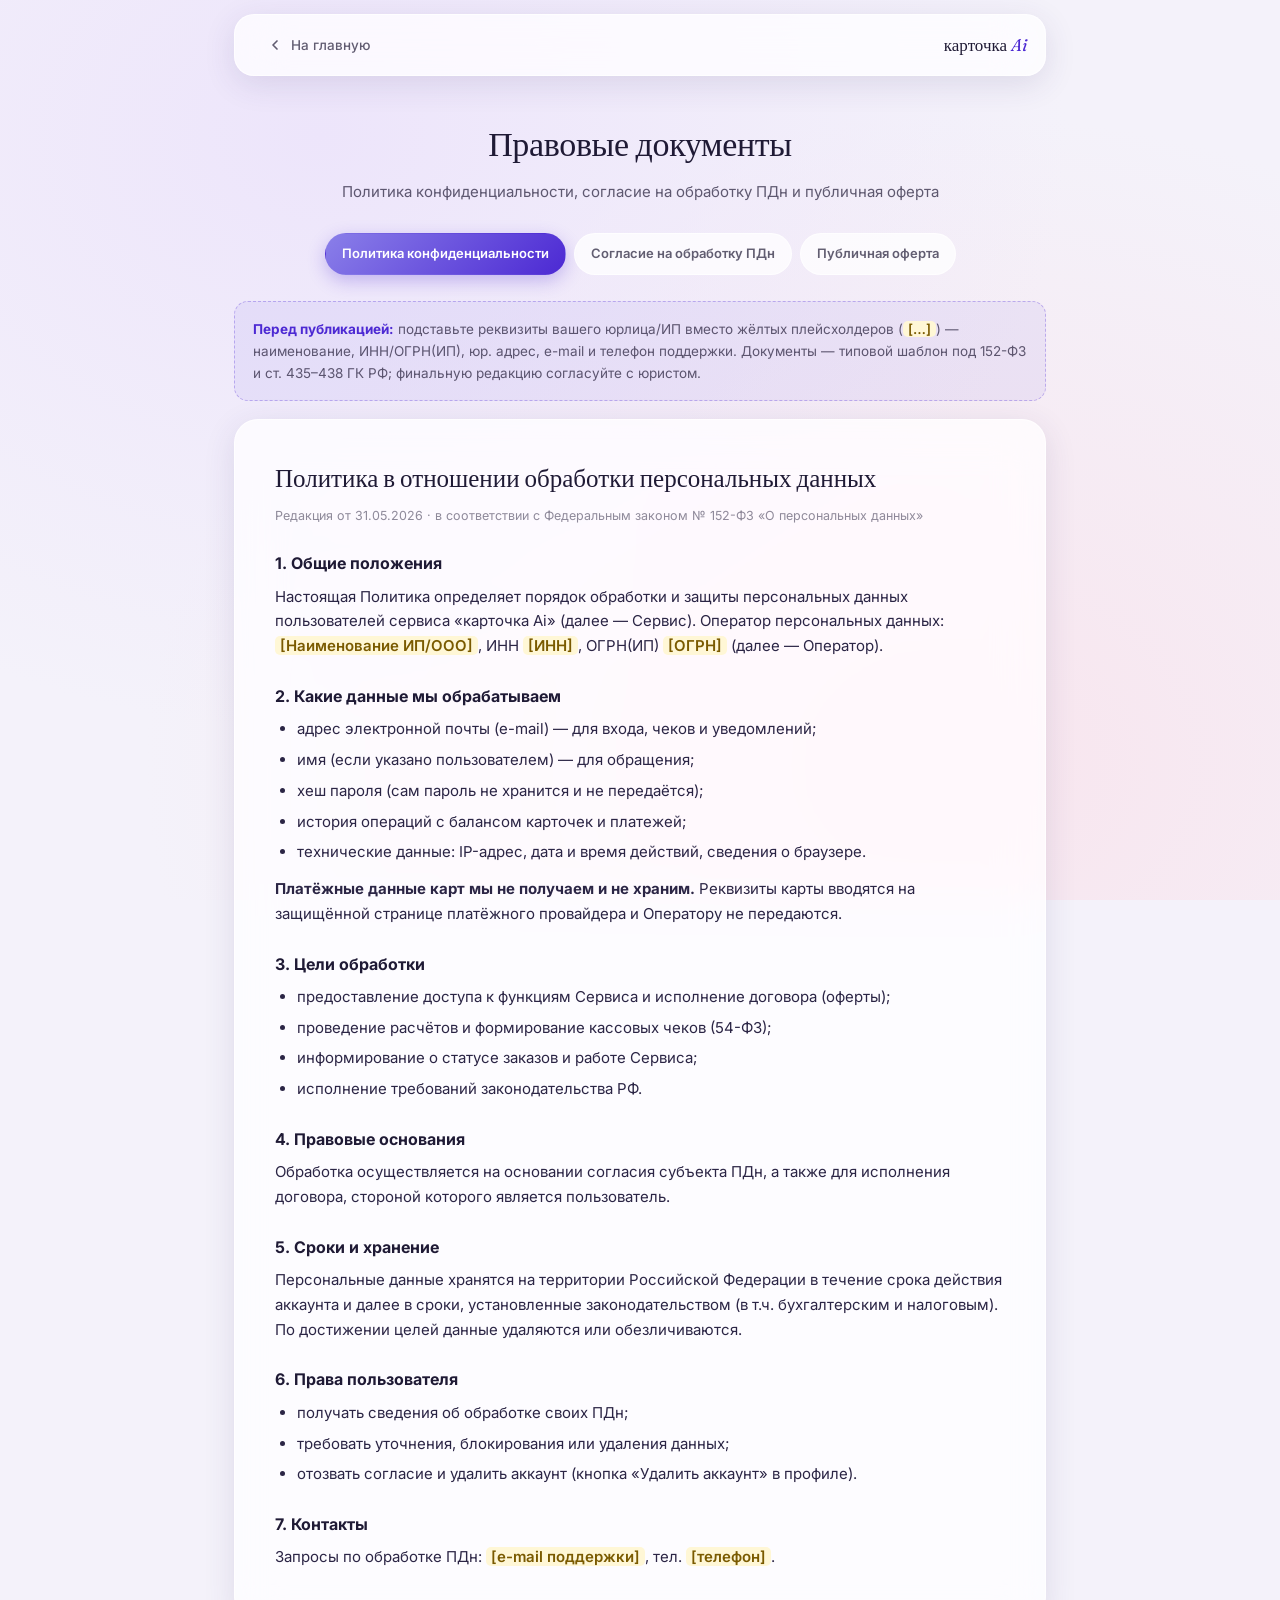
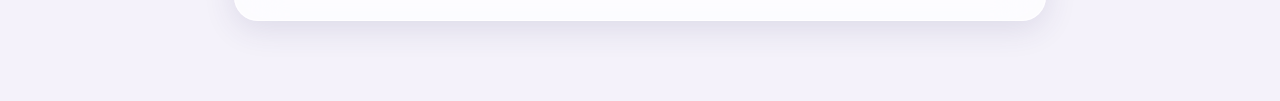
<file: site/static/legal.html>
<!DOCTYPE html>
<html lang="ru">
<head>
<meta charset="UTF-8">
<meta name="viewport" content="width=device-width, initial-scale=1.0, viewport-fit=cover">
<meta name="theme-color" content="#eef0f4">
<title>Правовые документы · карточка Ai</title>
<meta name="robots" content="noindex, nofollow">
<link rel="icon" type="image/png" href="/static/assets/favicon.png">
<link rel="apple-touch-icon" href="/static/assets/logo.png">
<link rel="manifest" href="/static/manifest.json">
<meta name="apple-mobile-web-app-title" content="карточка Ai">
<link rel="preconnect" href="https://fonts.googleapis.com">
<link href="https://fonts.googleapis.com/css2?family=Fraunces:ital,wght@0,400;0,500&family=Inter:wght@400;500;600;700&display=swap" rel="stylesheet">
<style>
  :root{
    --bg:#F4F2FA; --text:#1F1A35; --muted:rgba(31,26,53,0.7); --dim:rgba(31,26,53,0.5);
    --accent:#4C29D3; --accent-soft:#8A7FE9; --glass:rgba(255,255,255,0.75);
    --border:rgba(255,255,255,0.7); --shadow:0 8px 32px rgba(60,50,110,0.12);
    --font-display:'Fraunces',Georgia,serif; --font-body:'Inter',system-ui,sans-serif;
  }
  *{box-sizing:border-box;margin:0;padding:0}
  body{background:var(--bg);color:var(--text);font-family:var(--font-body);
    font-size:15px;line-height:1.65;-webkit-font-smoothing:antialiased;}
  .bg{position:fixed;inset:0;z-index:0;pointer-events:none;
    background:radial-gradient(ellipse at 25% 15%,#EDE5FB 0,transparent 55%),
               radial-gradient(ellipse at 75% 85%,#F8E5EE 0,transparent 60%),var(--bg);}
  .wrap{position:relative;z-index:1;max-width:860px;margin:0 auto;padding:0 24px 80px;}
  .topnav{position:sticky;top:14px;z-index:50;margin:14px auto 0;}
  .topnav-inner{background:var(--glass);backdrop-filter:blur(24px) saturate(180%);
    border:1px solid var(--border);border-radius:20px;padding:11px 18px;
    display:flex;align-items:center;gap:14px;box-shadow:var(--shadow);}
  .nav-back{display:inline-flex;align-items:center;gap:8px;padding:8px 14px;border-radius:12px;
    color:var(--muted);text-decoration:none;font-size:13.5px;font-weight:500;transition:.18s;}
  .nav-back:hover{background:rgba(255,255,255,0.5);color:var(--text);}
  .nav-logo{font-family:var(--font-display);font-size:17px;color:var(--text);
    text-decoration:none;margin-left:auto;}
  .nav-logo em{font-style:italic;color:var(--accent);}
  header.hero{text-align:center;margin:40px 0 28px;}
  header.hero h1{font-family:var(--font-display);font-weight:500;font-size:34px;letter-spacing:-.01em;}
  header.hero p{color:var(--muted);margin-top:8px;}
  .tabs{display:flex;gap:8px;justify-content:center;flex-wrap:wrap;margin-bottom:26px;}
  .tab{padding:9px 16px;border-radius:100px;border:1px solid var(--border);
    background:var(--glass);color:var(--muted);font-weight:600;font-size:13px;cursor:pointer;
    text-decoration:none;transition:.18s;}
  .tab:hover{color:var(--text);}
  .tab.active{background:linear-gradient(135deg,var(--accent-soft),var(--accent));
    color:#fff;border-color:transparent;box-shadow:0 6px 18px rgba(76,41,211,.28);}
  .doc{background:var(--glass);backdrop-filter:blur(24px) saturate(180%);
    border:1px solid var(--border);border-radius:24px;padding:38px 40px;box-shadow:var(--shadow);
    display:none;}
  .doc.show{display:block;animation:fade .3s ease;}
  @keyframes fade{from{opacity:0;transform:translateY(6px)}to{opacity:1;transform:none}}
  .doc h2{font-family:var(--font-display);font-weight:500;font-size:25px;margin-bottom:6px;}
  .doc .meta{color:var(--dim);font-size:12.5px;margin-bottom:22px;}
  .doc h3{font-size:16px;font-weight:700;margin:24px 0 8px;}
  .doc p{margin-bottom:12px;color:#2b2545;}
  .doc ul{margin:0 0 12px 22px;}
  .doc li{margin-bottom:6px;color:#2b2545;}
  .req{background:rgba(76,41,211,.06);border:1px dashed rgba(76,41,211,.3);
    border-radius:14px;padding:16px 18px;margin:18px 0;font-size:13.5px;color:var(--muted);}
  .req strong{color:var(--accent);}
  .ph{background:#fff7d6;border-radius:5px;padding:0 5px;font-weight:600;color:#7a5a00;}
  @media(max-width:600px){
    .doc{padding:26px 22px}
    .wrap{padding:0 14px 60px}
    body{font-size:16px;}                              /* комфортная читалка */
    .tab{padding:11px 18px; min-height:44px; display:inline-flex; align-items:center;}
  }
  body { padding-top: env(safe-area-inset-top); }
</style>
</head>
<body>
<div class="bg"></div>
<div class="wrap">
  <nav class="topnav"><div class="topnav-inner">
    <a href="/" class="nav-back">
      <svg width="16" height="16" viewBox="0 0 24 24" fill="none" stroke="currentColor" stroke-width="2.5" stroke-linecap="round" stroke-linejoin="round"><polyline points="15 18 9 12 15 6"/></svg>
      На главную</a>
    <a href="/" class="nav-logo">карточка <em>Ai</em></a>
  </div></nav>

  <header class="hero">
    <h1>Правовые документы</h1>
    <p>Политика конфиденциальности, согласие на обработку ПДн и публичная оферта</p>
  </header>

  <div class="tabs">
    <a class="tab active" data-doc="privacy" href="#privacy">Политика конфиденциальности</a>
    <a class="tab" data-doc="consent" href="#consent">Согласие на обработку ПДн</a>
    <a class="tab" data-doc="offer" href="#offer">Публичная оферта</a>
  </div>

  <div class="req">
    <strong>Перед публикацией:</strong> подставьте реквизиты вашего юрлица/ИП вместо
    жёлтых плейсхолдеров (<span class="ph">[…]</span>) — наименование, ИНН/ОГРН(ИП),
    юр. адрес, e-mail и телефон поддержки. Документы — типовой шаблон под 152-ФЗ и
    ст. 435–438 ГК РФ; финальную редакцию согласуйте с юристом.
  </div>

  <!-- ========== POLICY ========== -->
  <article class="doc show" id="privacy">
    <h2>Политика в отношении обработки персональных данных</h2>
    <div class="meta">Редакция от 31.05.2026 · в соответствии с Федеральным законом № 152-ФЗ «О персональных данных»</div>

    <h3>1. Общие положения</h3>
    <p>Настоящая Политика определяет порядок обработки и защиты персональных данных
      пользователей сервиса «карточка Ai» (далее — Сервис). Оператор персональных
      данных: <span class="ph">[Наименование ИП/ООО]</span>, ИНН <span class="ph">[ИНН]</span>,
      ОГРН(ИП) <span class="ph">[ОГРН]</span> (далее — Оператор).</p>

    <h3>2. Какие данные мы обрабатываем</h3>
    <ul>
      <li>адрес электронной почты (e-mail) — для входа, чеков и уведомлений;</li>
      <li>имя (если указано пользователем) — для обращения;</li>
      <li>хеш пароля (сам пароль не хранится и не передаётся);</li>
      <li>история операций с балансом карточек и платежей;</li>
      <li>технические данные: IP-адрес, дата и время действий, сведения о браузере.</li>
    </ul>
    <p><strong>Платёжные данные карт мы не получаем и не храним.</strong> Реквизиты
      карты вводятся на защищённой странице платёжного провайдера и Оператору не
      передаются.</p>

    <h3>3. Цели обработки</h3>
    <ul>
      <li>предоставление доступа к функциям Сервиса и исполнение договора (оферты);</li>
      <li>проведение расчётов и формирование кассовых чеков (54-ФЗ);</li>
      <li>информирование о статусе заказов и работе Сервиса;</li>
      <li>исполнение требований законодательства РФ.</li>
    </ul>

    <h3>4. Правовые основания</h3>
    <p>Обработка осуществляется на основании согласия субъекта ПДн, а также для
      исполнения договора, стороной которого является пользователь.</p>

    <h3>5. Сроки и хранение</h3>
    <p>Персональные данные хранятся на территории Российской Федерации в течение
      срока действия аккаунта и далее в сроки, установленные законодательством
      (в т.ч. бухгалтерским и налоговым). По достижении целей данные удаляются или
      обезличиваются.</p>

    <h3>6. Права пользователя</h3>
    <ul>
      <li>получать сведения об обработке своих ПДн;</li>
      <li>требовать уточнения, блокирования или удаления данных;</li>
      <li>отозвать согласие и удалить аккаунт (кнопка «Удалить аккаунт» в профиле).</li>
    </ul>

    <h3>7. Контакты</h3>
    <p>Запросы по обработке ПДн: <span class="ph">[e-mail поддержки]</span>,
      тел. <span class="ph">[телефон]</span>.</p>
  </article>

  <!-- ========== CONSENT ========== -->
  <article class="doc" id="consent">
    <h2>Согласие на обработку персональных данных</h2>
    <div class="meta">Акцептуется при регистрации проставлением отметки</div>
    <p>Регистрируясь в Сервисе «карточка Ai», я, субъект персональных данных,
      свободно, своей волей и в своём интересе даю согласие
      <span class="ph">[Наименование ИП/ООО]</span> (ИНН <span class="ph">[ИНН]</span>)
      на обработку моих персональных данных:</p>
    <ul>
      <li><strong>Перечень данных:</strong> e-mail, имя, IP-адрес, история операций и платежей.</li>
      <li><strong>Перечень действий:</strong> сбор, запись, систематизация, накопление,
        хранение, уточнение, использование, передача оператору фискализации и
        платёжному провайдеру, обезличивание, блокирование, удаление.</li>
      <li><strong>Способы обработки:</strong> автоматизированная и неавтоматизированная.</li>
      <li><strong>Срок действия:</strong> до достижения целей обработки либо до отзыва согласия.</li>
    </ul>
    <p>Согласие может быть отозвано путём направления запроса на
      <span class="ph">[e-mail поддержки]</span> или удаления аккаунта в профиле.</p>

    <h3>Согласие на получение уведомлений</h3>
    <p>Я согласен(на) получать на указанный e-mail сервисные сообщения (статусы
      заказов, чеки) и, при включённой опции, информационные рассылки. Отказ от
      рассылок доступен в настройках профиля.</p>
  </article>

  <!-- ========== OFFER ========== -->
  <article class="doc" id="offer">
    <h2>Публичная оферта (договор)</h2>
    <div class="meta">Редакция от 31.05.2026 · ст. 435–438 ГК РФ</div>

    <h3>1. Предмет</h3>
    <p>Настоящий документ является публичной офертой <span class="ph">[Наименование ИП/ООО]</span>
      (Исполнитель) на оказание услуг по генерации изображений карточек товаров и
      сопутствующего контента с помощью Сервиса «карточка Ai». Акцепт оферты —
      регистрация и/или оплата.</p>

    <h3>2. Карточки и их использование</h3>
    <ul>
      <li>Внутренняя единица учёта Сервиса — <strong>карточка</strong>. Создание одной
        карточки-дизайна списывает одну карточку с баланса
        (тарифы указываются в интерфейсе).</li>
      <li>Карточки приобретаются пакетами или произвольным количеством через ползунок;
        чем больше объём, тем ниже цена за карточку.</li>
      <li>Карточки не являются денежными средствами и электронным средством платежа,
        не подлежат обмену на деньги и используются только внутри Сервиса.</li>
      <li>Купленные карточки не сгорают по времени (если иное не указано для бонусных
        начислений).</li>
    </ul>

    <h3>3. Стоимость и оплата</h3>
    <p>Стоимость отображается в интерфейсе до оплаты. Оплата — разовый платёж через
      платёжного провайдера. Фискальный чек направляется на e-mail в соответствии с
      Федеральным законом № 54-ФЗ.</p>

    <h3>4. Возврат</h3>
    <p>Возврат денежных средств за неиспользованные карточки осуществляется по
      заявлению на <span class="ph">[e-mail поддержки]</span> в соответствии с
      Законом РФ «О защите прав потребителей». Использованные (списанные на
      генерацию) карточки возврату не подлежат.</p>

    <h3>5. Ответственность</h3>
    <p>Сервис предоставляется «как есть». Исполнитель не гарантирует коммерческий
      результат от использования сгенерированного контента. Пользователь отвечает за
      правомерность загружаемых материалов.</p>

    <h3>6. Реквизиты Исполнителя</h3>
    <p><span class="ph">[Наименование ИП/ООО]</span> · ИНН <span class="ph">[ИНН]</span> ·
      ОГРН(ИП) <span class="ph">[ОГРН]</span> · <span class="ph">[юр. адрес]</span> ·
      <span class="ph">[e-mail]</span></p>
  </article>
</div>

<script>
  const tabs = document.querySelectorAll('.tab');
  const docs = document.querySelectorAll('.doc');
  function show(id){
    tabs.forEach(t=>t.classList.toggle('active', t.dataset.doc===id));
    docs.forEach(d=>d.classList.toggle('show', d.id===id));
  }
  tabs.forEach(t=>t.addEventListener('click', e=>{ show(t.dataset.doc); }));
  const h = (location.hash||'').replace('#','');
  if (['privacy','consent','offer'].includes(h)) show(h);
</script>
</body>
</html>
</file>
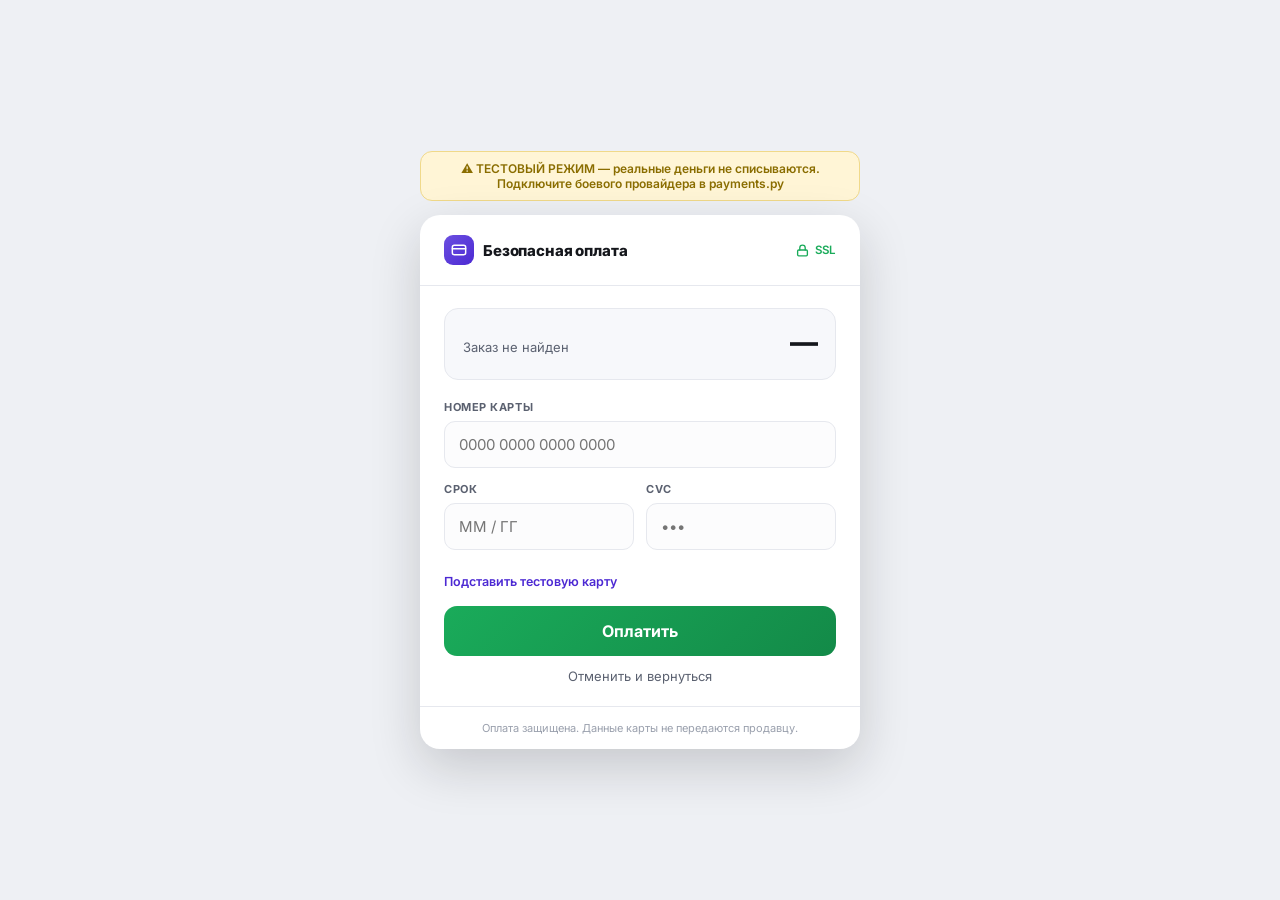
<file: site/static/pay.html>
<!DOCTYPE html>
<html lang="ru">
<head>
<meta charset="UTF-8">
<meta name="viewport" content="width=device-width, initial-scale=1.0, viewport-fit=cover">
<meta name="theme-color" content="#eef0f4">
<title>Оплата · защищённая страница</title>
<meta name="robots" content="noindex, nofollow">
<link rel="icon" type="image/png" href="/static/assets/favicon.png">
<link rel="apple-touch-icon" href="/static/assets/logo.png">
<link rel="manifest" href="/static/manifest.json">
<meta name="apple-mobile-web-app-capable" content="yes">
<meta name="apple-mobile-web-app-title" content="карточка Ai">
<link rel="preconnect" href="https://fonts.googleapis.com">
<link href="https://fonts.googleapis.com/css2?family=Inter:wght@400;500;600;700;800&family=JetBrains+Mono:wght@500&display=swap" rel="stylesheet">
<style>
  :root{
    --bg:#eef0f4; --card:#fff; --text:#15171c; --muted:#5b6170; --dim:#9aa0ad;
    --green:#1aab5a; --green-d:#138a48; --line:#e6e8ee; --accent:#4C29D3;
    --font:'Inter',system-ui,sans-serif; --mono:'JetBrains Mono',monospace;
  }
  *{box-sizing:border-box;margin:0;padding:0}
  body{background:var(--bg);color:var(--text);font-family:var(--font);min-height:100vh;
    display:flex;align-items:center;justify-content:center;padding:20px;-webkit-font-smoothing:antialiased;}
  .frame{width:100%;max-width:440px;}
  .testbar{background:#fff5d6;border:1px solid #f0d98a;color:#8a6d00;border-radius:12px;
    padding:9px 14px;font-size:12px;font-weight:600;margin-bottom:14px;text-align:center;}
  .card{background:var(--card);border-radius:20px;box-shadow:0 18px 50px rgba(20,23,28,.18);
    overflow:hidden;}
  .head{padding:20px 24px;border-bottom:1px solid var(--line);display:flex;align-items:center;
    justify-content:space-between;gap:12px;}
  .psp{display:flex;align-items:center;gap:9px;font-weight:800;font-size:15px;letter-spacing:-.01em;}
  .psp-logo{width:30px;height:30px;border-radius:9px;background:linear-gradient(135deg,#6B4FE0,#4C29D3);
    display:flex;align-items:center;justify-content:center;color:#fff;}
  .secure{display:flex;align-items:center;gap:6px;color:var(--green);font-size:11.5px;font-weight:600;}
  .body{padding:22px 24px;}
  .order{background:#f7f8fb;border:1px solid var(--line);border-radius:14px;padding:16px 18px;margin-bottom:20px;}
  .order-row{display:flex;justify-content:space-between;align-items:baseline;}
  .order-desc{font-size:13px;color:var(--muted);}
  .order-amt{font-size:28px;font-weight:800;letter-spacing:-.02em;}
  .order-sub{font-size:12px;color:var(--dim);margin-top:4px;}
  .label{font-size:11px;font-weight:700;color:var(--muted);text-transform:uppercase;
    letter-spacing:.05em;margin:0 0 7px;}
  .inp{width:100%;padding:13px 14px;border:1px solid var(--line);border-radius:11px;
    font-family:var(--font);font-size:15px;background:#fcfcfd;transition:.15s;}
  .inp:focus{outline:none;border-color:var(--accent);box-shadow:0 0 0 3px rgba(76,41,211,.12);}
  .grp{margin-bottom:14px;}
  .grp.cardnum{position:relative;}
  .grp.cardnum .brand{position:absolute;right:12px;top:34px;font-size:11px;color:var(--dim);font-family:var(--mono);}
  .row2{display:grid;grid-template-columns:1fr 1fr;gap:12px;}
  .fill{margin:6px 0 16px;}
  .fill button{background:none;border:none;color:var(--accent);font-weight:600;font-size:12.5px;
    cursor:pointer;font-family:inherit;padding:0;}
  .pay{width:100%;padding:15px;border:none;border-radius:13px;cursor:pointer;
    background:linear-gradient(135deg,var(--green),var(--green-d));color:#fff;font-family:inherit;
    font-weight:700;font-size:16px;display:flex;align-items:center;justify-content:center;gap:9px;
    transition:.15s;}
  .pay:hover:not(:disabled){transform:translateY(-1px);box-shadow:0 10px 24px rgba(26,171,90,.35);}
  .pay:disabled{opacity:.6;cursor:default;}
  .cancel{display:block;width:100%;text-align:center;background:none;border:none;margin-top:12px;
    color:var(--muted);font-size:13px;cursor:pointer;font-family:inherit;text-decoration:none;}
  .foot{padding:14px 24px;border-top:1px solid var(--line);text-align:center;color:var(--dim);font-size:11px;}
  .spinner{width:18px;height:18px;border:2.4px solid rgba(255,255,255,.4);border-top-color:#fff;
    border-radius:50%;animation:spin .7s linear infinite;}
  @keyframes spin{to{transform:rotate(360deg)}}
  .err{color:#d13b53;font-size:13px;text-align:center;margin-top:10px;display:none;}

  /* === MOBILE-FIXES (audit pass 1) — pay === */
  body { padding-top: env(safe-area-inset-top); padding-bottom: env(safe-area-inset-bottom); }
  @media (max-width: 600px){
    .inp { font-size: 16px !important; }   /* 16px — иначе iOS зумит на фокус карта/CVC */
    .cancel { padding: 12px 16px !important; min-height: 44px; }
    .pay { padding: 16px !important; min-height: 50px; }
    .secure { font-size: 12px; }
    .order-sub { font-size: 13px; }
  }
</style>
</head>
<body>
  <div class="frame">
    <div class="testbar">⚠️ ТЕСТОВЫЙ РЕЖИМ — реальные деньги не списываются. Подключите боевого провайдера в payments.py</div>
    <div class="card">
      <div class="head">
        <div class="psp">
          <span class="psp-logo">
            <svg width="16" height="16" viewBox="0 0 24 24" fill="none" stroke="currentColor" stroke-width="2.2" stroke-linecap="round" stroke-linejoin="round"><rect x="2" y="5" width="20" height="14" rx="3"/><line x1="2" y1="10" x2="22" y2="10"/></svg>
          </span>
          Безопасная оплата
        </div>
        <div class="secure">
          <svg width="13" height="13" viewBox="0 0 24 24" fill="none" stroke="currentColor" stroke-width="2.5" stroke-linecap="round" stroke-linejoin="round"><rect x="3" y="11" width="18" height="11" rx="2"/><path d="M7 11V7a5 5 0 0 1 10 0v4"/></svg>
          SSL
        </div>
      </div>
      <div class="body">
        <div class="order">
          <div class="order-row">
            <span class="order-desc" id="orderDesc">Загрузка заказа…</span>
            <span class="order-amt" id="orderAmt">—</span>
          </div>
          <div class="order-sub" id="orderSub"></div>
        </div>

        <form id="payForm">
          <div class="grp cardnum">
            <div class="label">Номер карты</div>
            <input class="inp" id="num" inputmode="numeric" maxlength="19" placeholder="0000 0000 0000 0000" autocomplete="cc-number">
            <span class="brand" id="brand"></span>
          </div>
          <div class="row2">
            <div class="grp">
              <div class="label">Срок</div>
              <input class="inp" id="exp" inputmode="numeric" maxlength="7" placeholder="ММ / ГГ" autocomplete="cc-exp">
            </div>
            <div class="grp">
              <div class="label">CVC</div>
              <input class="inp" id="cvc" inputmode="numeric" maxlength="4" placeholder="•••" autocomplete="cc-csc">
            </div>
          </div>
          <div class="fill"><button type="button" onclick="fillTest()">Подставить тестовую карту</button></div>
          <button class="pay" id="payBtn" type="submit">
            <span id="payLabel">Оплатить</span>
          </button>
          <div class="err" id="err"></div>
          <button class="cancel" type="button" onclick="cancelPay()">Отменить и вернуться</button>
        </form>
      </div>
      <div class="foot">Оплата защищена. Данные карты не передаются продавцу.</div>
    </div>
  </div>

<script>
  const params = new URLSearchParams(location.search);
  const purchaseId = params.get('purchase_id');
  const fmt = n => Number(n).toLocaleString('ru-RU');
  let purchase = null;

  function declCards(n){ const t=n%100,l=n%10;
    if(t>=11&&t<=14)return'карточек'; if(l===1)return'карточка'; if(l>=2&&l<=4)return'карточки'; return'карточек'; }

  async function loadOrder(){
    if(!purchaseId){ document.getElementById('orderDesc').textContent='Заказ не найден'; return; }
    try{
      const r = await fetch('/api/account/purchase/'+purchaseId, {credentials:'include'});
      if(!r.ok) throw new Error('not found');
      purchase = await r.json();
      document.getElementById('orderDesc').textContent =
        purchase.kind==='pack' ? 'Пакет карточек' : 'Пополнение карточками';
      document.getElementById('orderAmt').textContent = fmt(purchase.amount_rub)+' ₽';
      document.getElementById('orderSub').textContent =
        `${fmt(purchase.cards)} ${declCards(purchase.cards)} · чек на ${purchase.receipt_email}`;
      document.getElementById('payLabel').textContent = 'Оплатить '+fmt(purchase.amount_rub)+' ₽';
      if(purchase.status==='paid'){ finishTo('/profile?paid='+purchaseId); }
    }catch(e){
      document.getElementById('orderDesc').textContent='Заказ не найден или истёк';
      document.getElementById('payBtn').disabled=true;
    }
  }

  // card masks (cosmetic; data never leaves this mock page)
  const num=document.getElementById('num');
  num.addEventListener('input',()=>{ let v=num.value.replace(/\D/g,'').slice(0,16);
    num.value=v.replace(/(\d{4})(?=\d)/g,'$1 ');
    document.getElementById('brand').textContent =
      v.startsWith('4')?'VISA':(/^5[1-5]/.test(v)?'MC':(/^2/.test(v)?'МИР':'')); });
  const exp=document.getElementById('exp');
  exp.addEventListener('input',()=>{ let v=exp.value.replace(/\D/g,'').slice(0,4);
    if(v.length>=3)v=v.slice(0,2)+' / '+v.slice(2); exp.value=v; });
  document.getElementById('cvc').addEventListener('input',e=>{
    e.target.value=e.target.value.replace(/\D/g,'').slice(0,4); });

  function fillTest(){ num.value='4111 1111 1111 1111';
    document.getElementById('brand').textContent='VISA';
    exp.value='12 / 29'; document.getElementById('cvc').value='123'; }

  function finishTo(url){ location.href=url; }

  document.getElementById('payForm').addEventListener('submit', async e=>{
    e.preventDefault();
    const btn=document.getElementById('payBtn');
    const err=document.getElementById('err'); err.style.display='none';
    if(num.value.replace(/\D/g,'').length<16){ err.textContent='Введите номер карты (или «тестовая карта»)'; err.style.display='block'; return; }
    btn.disabled=true;
    document.getElementById('payLabel').innerHTML='<span class="spinner"></span>';
    try{
      // имитация обработки провайдером
      await new Promise(r=>setTimeout(r,1100));
      const r = await fetch('/api/account/purchase/'+purchaseId+'/confirm',{
        method:'POST', credentials:'include',
        headers:{'Content-Type':'application/json'},
        body: JSON.stringify({success:true})
      });
      const data = await r.json();
      if(!r.ok || data.status!=='paid'){ throw new Error(data.error||'Оплата отклонена'); }
      finishTo('/profile?paid='+purchaseId);
    }catch(ex){
      btn.disabled=false;
      document.getElementById('payLabel').textContent='Оплатить '+(purchase?fmt(purchase.amount_rub)+' ₽':'');
      err.textContent=ex.message||'Ошибка оплаты'; err.style.display='block';
    }
  });

  async function cancelPay(){
    try{ await fetch('/api/account/purchase/'+purchaseId+'/confirm',{
      method:'POST', credentials:'include',
      headers:{'Content-Type':'application/json'},
      body: JSON.stringify({success:false}) }); }catch(e){}
    finishTo('/checkout?canceled=1');
  }

  loadOrder();
</script>
</body>
</html>
</file>
